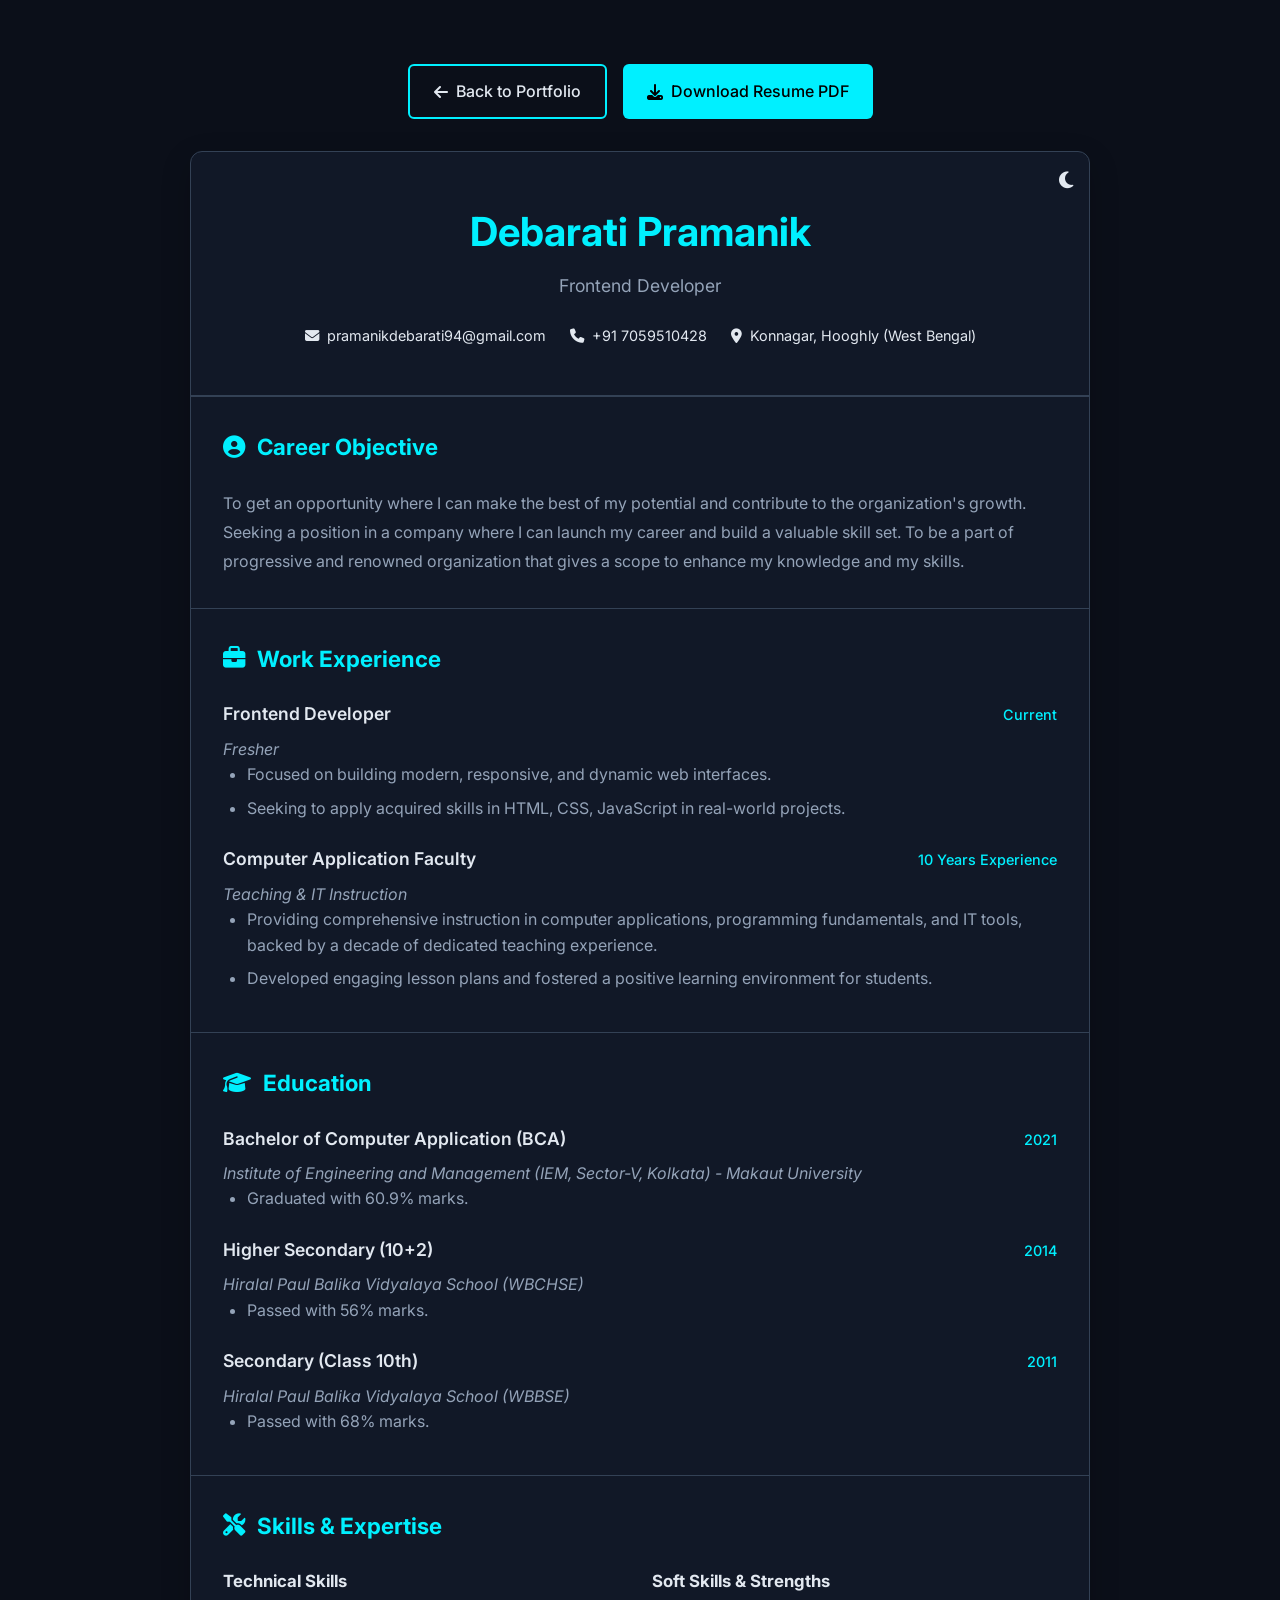
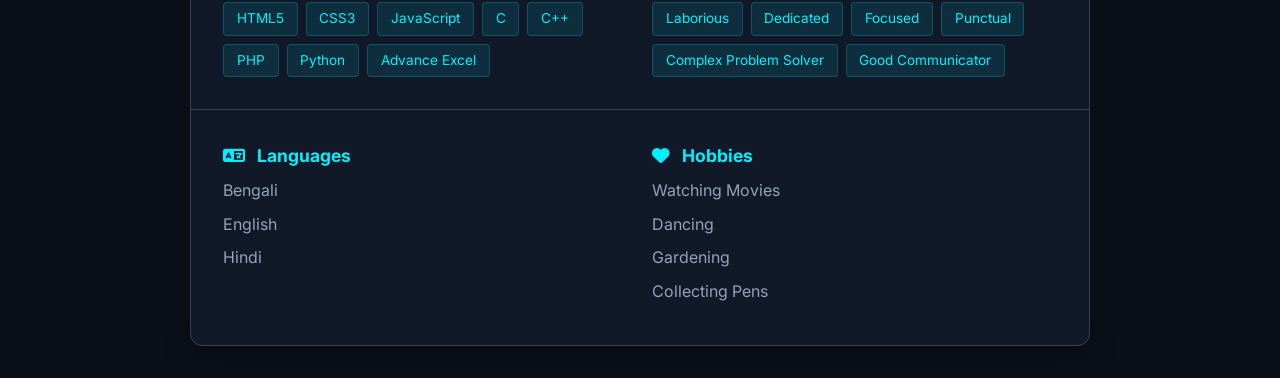
<file: index2.html>
<!DOCTYPE html>
<html lang="en" data-theme="dark">
<head>
    <meta charset="UTF-8">
    <meta name="viewport" content="width=device-width, initial-scale=1.0">
    <meta name="description" content="Debarati Pramanik - Resume">
    <title>Debarati Pramanik | Resume</title>
    <!-- Google Fonts -->
    <link href="https://fonts.googleapis.com/css2?family=Inter:wght@300;400;500;600;700&display=swap" rel="stylesheet">
    <!-- Font Awesome -->
    <link rel="stylesheet" href="https://cdnjs.cloudflare.com/ajax/libs/font-awesome/6.4.0/css/all.min.css">
    <style>
        :root {
            --bg-color: #0b0f19;
            --card-bg: #111827;
            --text-main: #e2e8f0;
            --text-muted: #94a3b8;
            --accent-color: #00f0ff;
            --border-color: #334155;
        }
        
        [data-theme="light"] {
            --bg-color: #f8fafc;
            --card-bg: #ffffff;
            --text-main: #0f172a;
            --text-muted: #475569;
            --accent-color: #0ea5e9;
            --border-color: #e2e8f0;
        }

        * {
            margin: 0;
            padding: 0;
            box-sizing: border-box;
            font-family: 'Inter', sans-serif;
        }

        body {
            background-color: var(--bg-color);
            color: var(--text-main);
            line-height: 1.6;
            transition: background-color 0.3s, color 0.3s;
            padding: 2rem 1rem;
        }

        .resume-container {
            max-width: 900px;
            margin: 0 auto;
            background-color: var(--card-bg);
            border-radius: 12px;
            box-shadow: 0 10px 30px rgba(0,0,0,0.2);
            overflow: hidden;
            border: 1px solid var(--border-color);
            position: relative;
        }

        .header {
            padding: 3rem 2rem;
            text-align: center;
            border-bottom: 2px solid var(--border-color);
            position: relative;
        }

        .header h1 {
            font-size: 2.5rem;
            color: var(--accent-color);
            margin-bottom: 0.5rem;
        }

        .header p {
            font-size: 1.1rem;
            color: var(--text-muted);
            margin-bottom: 1.5rem;
        }

        .contact-info {
            display: flex;
            justify-content: center;
            gap: 1.5rem;
            flex-wrap: wrap;
            font-size: 0.9rem;
        }

        .contact-info span {
            display: flex;
            align-items: center;
            gap: 0.5rem;
        }

        .contact-info a {
            color: var(--text-main);
            text-decoration: none;
            transition: color 0.3s;
        }

        .contact-info a:hover {
            color: var(--accent-color);
        }

        .section {
            padding: 2rem;
            border-bottom: 1px solid var(--border-color);
        }

        .section:last-child {
            border-bottom: none;
        }

        .section-title {
            font-size: 1.4rem;
            color: var(--accent-color);
            margin-bottom: 1.5rem;
            display: flex;
            align-items: center;
            gap: 0.75rem;
        }

        .content-block {
            margin-bottom: 1.5rem;
        }

        .content-block:last-child {
            margin-bottom: 0;
        }

        .content-header {
            display: flex;
            justify-content: space-between;
            align-items:baseline;
            margin-bottom: 0.5rem;
            flex-wrap: wrap;
        }

        .content-title {
            font-weight: 600;
            font-size: 1.1rem;
        }

        .content-subtitle {
            color: var(--text-muted);
            font-style: italic;
        }

        .content-date {
            font-size: 0.9rem;
            color: var(--accent-color);
            font-weight: 500;
        }

        ul {
            list-style-type: disc;
            margin-left: 1.5rem;
            color: var(--text-muted);
        }

        ul li {
            margin-bottom: 0.5rem;
        }

        .skills-grid {
            display: grid;
            grid-template-columns: 1fr 1fr;
            gap: 1.5rem;
        }

        .skills-list {
            display: flex;
            flex-wrap: wrap;
            gap: 0.5rem;
            margin-top: 0.5rem;
        }

        .skill-tag {
            background-color: rgba(0, 240, 255, 0.1);
            color: var(--accent-color);
            padding: 0.3rem 0.8rem;
            border-radius: 4px;
            font-size: 0.85rem;
            border: 1px solid rgba(0, 240, 255, 0.2);
        }

        [data-theme="light"] .skill-tag {
            background-color: rgba(14, 165, 233, 0.1);
            border: 1px solid rgba(14, 165, 233, 0.2);
        }

        .actions {
            text-align: center;
            padding: 2rem;
            display: flex;
            justify-content: center;
            gap: 1rem;
        }

        .btn {
            padding: 0.8rem 1.5rem;
            border-radius: 6px;
            text-decoration: none;
            font-weight: 500;
            transition: all 0.3s ease;
            display: inline-flex;
            align-items: center;
            gap: 0.5rem;
            cursor: pointer;
            border: none;
            font-size: 1rem;
        }

        .btn-primary {
            background-color: var(--accent-color);
            color: #000;
        }

        .btn-primary:hover {
            box-shadow: 0 0 15px var(--accent-color);
            transform: translateY(-2px);
        }

        .btn-outline {
            background-color: transparent;
            color: var(--text-main);
            border: 2px solid var(--accent-color);
        }

        .btn-outline:hover {
            background-color: var(--accent-color);
            color: #000;
        }

        .theme-toggle {
            position: absolute;
            top: 1rem;
            right: 1rem;
            background: none;
            border: none;
            color: var(--text-main);
            font-size: 1.2rem;
            cursor: pointer;
        }

        @media print {
            body {
                background: white;
                color: black;
                padding: 0;
            }
            .resume-container {
                box-shadow: none;
                border: none;
            }
            .actions, .theme-toggle {
                display: none;
            }
            :root {
                --accent-color: #000;
                --text-muted: #333;
                --text-main: #000;
                --card-bg: #fff;
                --border-color: #ddd;
            }
            .skill-tag {
                border: 1px solid #333;
                color: #000;
                background: none;
            }
        }
        
        @media (max-width: 600px) {
            .skills-grid {
                grid-template-columns: 1fr;
            }
        }
    </style>
</head>
<body>

    <div class="actions">
        <a href="index.html" class="btn btn-outline"><i class="fas fa-arrow-left"></i> Back to Portfolio</a>
        <a href="CV.pdf" download class="btn btn-primary"><i class="fas fa-download"></i> Download Resume PDF</a>
    </div>

    <div class="resume-container">
        <button class="theme-toggle" id="themeToggleBtn" aria-label="Toggle Theme">
            <i class="fas fa-moon"></i>
        </button>

        <!-- Header -->
        <header class="header">
            <h1>Debarati Pramanik</h1>
            <p>Frontend Developer</p>
            <div class="contact-info">
                <span><i class="fas fa-envelope"></i> <a href="mailto:pramanikdebarati94@gmail.com">pramanikdebarati94@gmail.com</a></span>
                <span><i class="fas fa-phone"></i> +91 7059510428</span>
                <span><i class="fas fa-map-marker-alt"></i> Konnagar, Hooghly (West Bengal)</span>
            </div>
        </header>

        <!-- Profile Summary -->
        <section class="section">
            <h2 class="section-title"><i class="fas fa-user-circle"></i> Career Objective</h2>
            <p style="color: var(--text-muted); line-height: 1.8;">
                To get an opportunity where I can make the best of my potential and contribute to the organization's growth. Seeking a position in a company where I can launch my career and build a valuable skill set. To be a part of progressive and renowned organization that gives a scope to enhance my knowledge and my skills.
            </p>
        </section>

        <!-- Experience -->
        <section class="section">
            <h2 class="section-title"><i class="fas fa-briefcase"></i> Work Experience</h2>
            <div class="content-block">
                <div class="content-header">
                    <span class="content-title">Frontend Developer</span>
                    <span class="content-date">Current</span>
                </div>
                <span class="content-subtitle">Fresher</span>
                <ul>
                    <li>Focused on building modern, responsive, and dynamic web interfaces.</li>
                    <li>Seeking to apply acquired skills in HTML, CSS, JavaScript in real-world projects.</li>
                </ul>
            </div>

            <div class="content-block">
                <div class="content-header">
                    <span class="content-title">Computer Application Faculty</span>
                    <span class="content-date">10 Years Experience</span>
                </div>
                <span class="content-subtitle">Teaching & IT Instruction</span>
                <ul>
                    <li>Providing comprehensive instruction in computer applications, programming fundamentals, and IT tools, backed by a decade of dedicated teaching experience.</li>
                    <li>Developed engaging lesson plans and fostered a positive learning environment for students.</li>
                </ul>
            </div>
        </section>

        <!-- Education -->
        <section class="section">
            <h2 class="section-title"><i class="fas fa-graduation-cap"></i> Education</h2>
            <div class="content-block">
                <div class="content-header">
                    <span class="content-title">Bachelor of Computer Application (BCA)</span>
                    <span class="content-date">2021</span>
                </div>
                <span class="content-subtitle">Institute of Engineering and Management (IEM, Sector-V, Kolkata) - Makaut University</span>
                <ul>
                    <li>Graduated with 60.9% marks.</li>
                </ul>
            </div>

            <div class="content-block">
                <div class="content-header">
                    <span class="content-title">Higher Secondary (10+2)</span>
                    <span class="content-date">2014</span>
                </div>
                <span class="content-subtitle">Hiralal Paul Balika Vidyalaya School (WBCHSE)</span>
                <ul>
                    <li>Passed with 56% marks.</li>
                </ul>
            </div>

            <div class="content-block">
                <div class="content-header">
                    <span class="content-title">Secondary (Class 10th)</span>
                    <span class="content-date">2011</span>
                </div>
                <span class="content-subtitle">Hiralal Paul Balika Vidyalaya School (WBBSE)</span>
                <ul>
                    <li>Passed with 68% marks.</li>
                </ul>
            </div>
        </section>

        <!-- Skills & Strengths -->
        <section class="section">
            <h2 class="section-title"><i class="fas fa-tools"></i> Skills & Expertise</h2>
            <div class="skills-grid">
                <div>
                    <h3 style="margin-bottom: 0.5rem; font-size: 1.05rem;">Technical Skills</h3>
                    <div class="skills-list">
                        <span class="skill-tag">HTML5</span>
                        <span class="skill-tag">CSS3</span>
                        <span class="skill-tag">JavaScript</span>
                        <span class="skill-tag">C</span>
                        <span class="skill-tag">C++</span>
                        <span class="skill-tag">PHP</span>
                        <span class="skill-tag">Python</span>
                        <span class="skill-tag">Advance Excel</span>
                    </div>
                </div>
                <div>
                    <h3 style="margin-bottom: 0.5rem; font-size: 1.05rem;">Soft Skills & Strengths</h3>
                    <div class="skills-list">
                        <span class="skill-tag">Laborious</span>
                        <span class="skill-tag">Dedicated</span>
                        <span class="skill-tag">Focused</span>
                        <span class="skill-tag">Punctual</span>
                        <span class="skill-tag">Complex Problem Solver</span>
                        <span class="skill-tag">Good Communicator</span>
                    </div>
                </div>
            </div>
        </section>
        
        <!-- Additional Info -->
        <section class="section">
            <div class="skills-grid">
                <div>
                    <h2 class="section-title" style="margin-bottom: 0.5rem; font-size: 1.1rem;"><i class="fas fa-language"></i> Languages</h2>
                    <ul style="list-style: none; margin-left: 0;">
                        <li>Bengali</li>
                        <li>English</li>
                        <li>Hindi</li>
                    </ul>
                </div>
                <div>
                    <h2 class="section-title" style="margin-bottom: 0.5rem; font-size: 1.1rem;"><i class="fas fa-heart"></i> Hobbies</h2>
                    <ul style="list-style: none; margin-left: 0;">
                        <li>Watching Movies</li>
                        <li>Dancing</li>
                        <li>Gardening</li>
                        <li>Collecting Pens</li>
                    </ul>
                </div>
            </div>
        </section>

    </div>

    <script>
        // Simple Theme Toggle for Resume Page
        const themeBtn = document.getElementById('themeToggleBtn');
        const icon = themeBtn.querySelector('i');
        const html = document.documentElement;

        // Check LocalStorage
        const savedTheme = localStorage.getItem('portfolio-theme');
        if (savedTheme) {
            html.setAttribute('data-theme', savedTheme);
            updateIcon(savedTheme);
        }

        themeBtn.addEventListener('click', () => {
            const currentTheme = html.getAttribute('data-theme');
            const newTheme = currentTheme === 'dark' ? 'light' : 'dark';
            html.setAttribute('data-theme', newTheme);
            localStorage.setItem('portfolio-theme', newTheme);
            updateIcon(newTheme);
        });

        function updateIcon(theme) {
            if (theme === 'light') {
                icon.classList.remove('fa-moon');
                icon.classList.add('fa-sun');
            } else {
                icon.classList.remove('fa-sun');
                icon.classList.add('fa-moon');
            }
        }
    </script>
</body>
</html>
</file>
